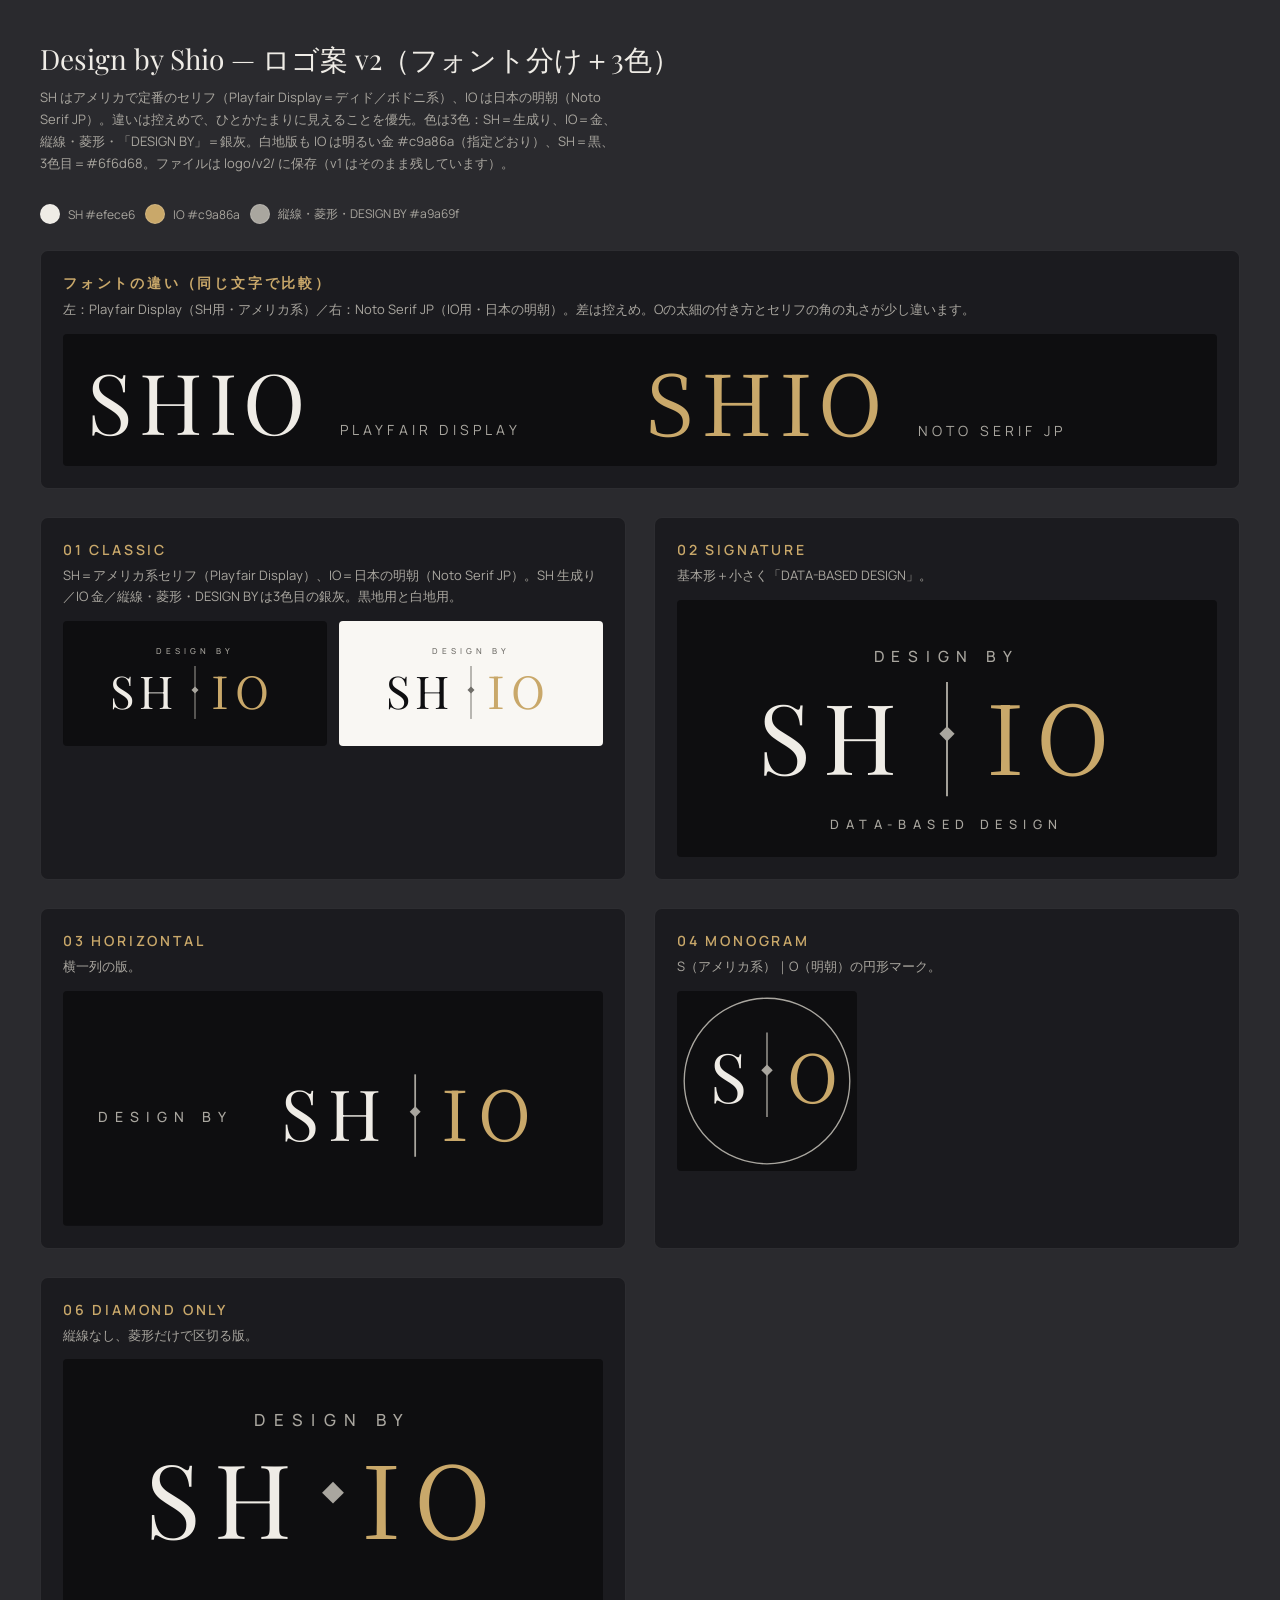
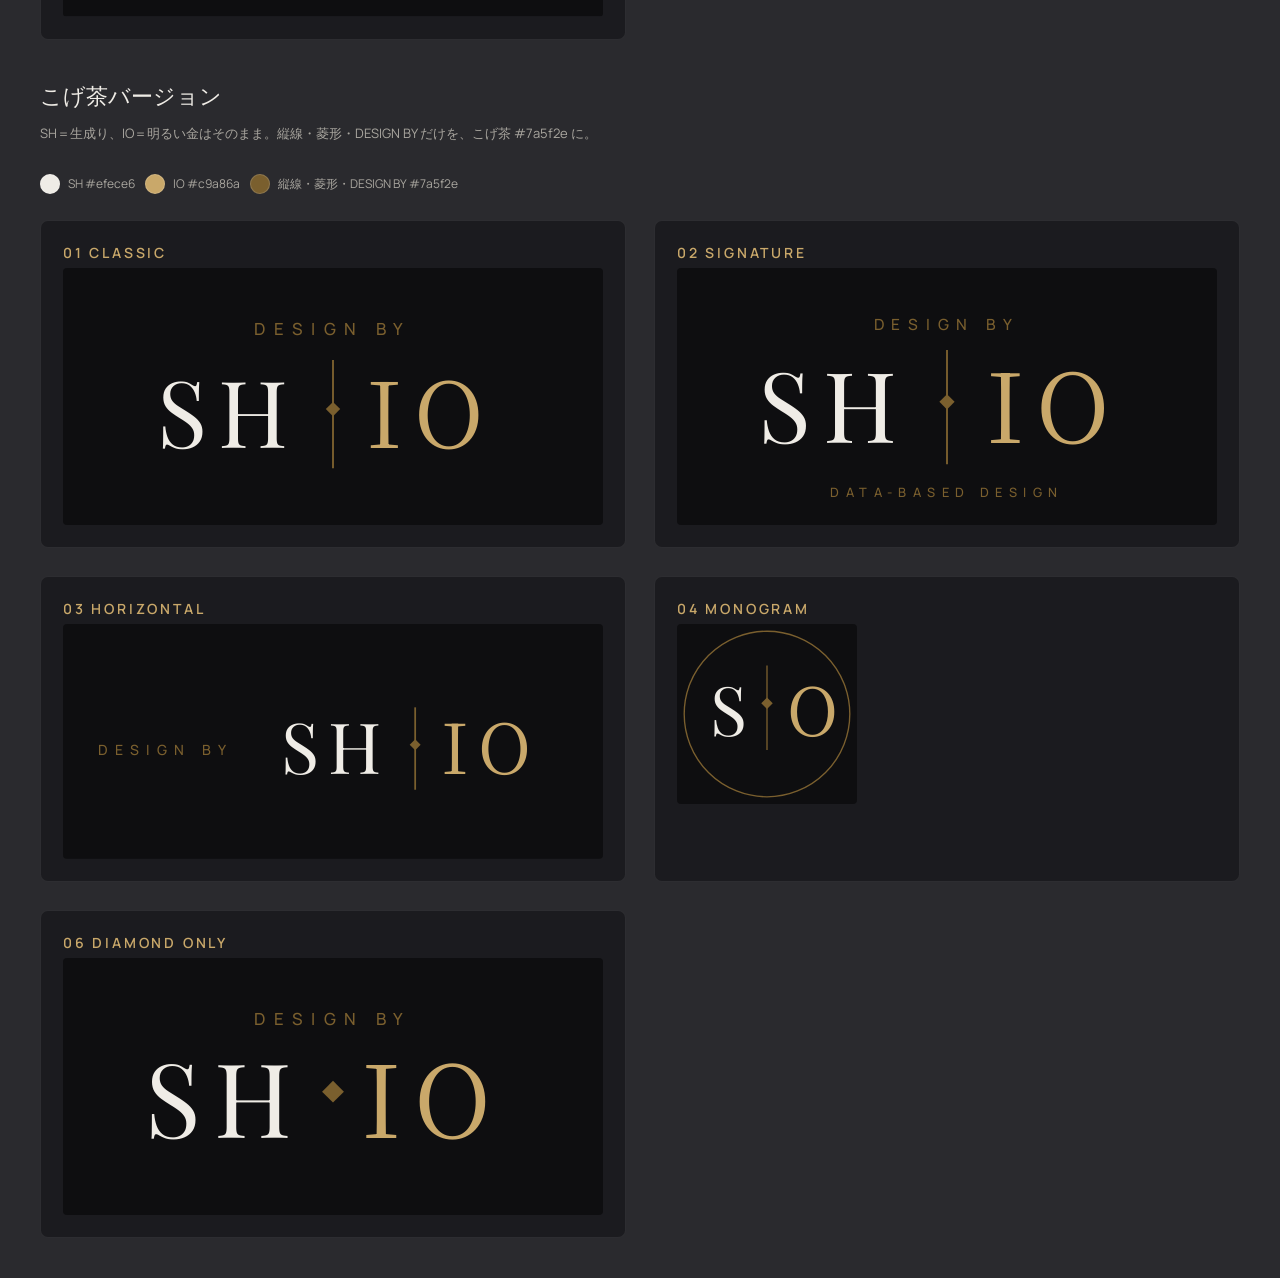
<file: logo/preview-v2.html>
<!DOCTYPE html><html lang="ja"><head><meta charset="UTF-8"><title>Design by Shio — ロゴ案 v2</title>
<link href="https://fonts.googleapis.com/css2?family=Playfair+Display:wght@400;500&family=Noto+Serif+JP:wght@400;500&family=Manrope:wght@500;600&display=swap" rel="stylesheet">
<style>
body{margin:0;background:#2a2a2e;color:#efece6;font-family:'Manrope',Helvetica,Arial,sans-serif;padding:40px}
h1{font-family:'Playfair Display',Georgia,serif;font-weight:400;font-size:28px;margin:0 0 6px}
p.note{color:#a9a69f;font-size:13px;margin:0 0 30px;max-width:72ch;line-height:1.7}
.grid{display:grid;grid-template-columns:repeat(auto-fit,minmax(460px,1fr));gap:28px}
.card{background:#1b1b1f;border-radius:8px;padding:22px;border:1px solid rgba(255,255,255,.08)}
.card h2{font-size:14px;letter-spacing:.2em;text-transform:uppercase;color:#c9a86a;font-weight:600;margin:0 0 6px}
.card p{font-size:13px;color:#a9a69f;margin:0 0 14px;line-height:1.6}
.row{display:grid;grid-template-columns:1fr 1fr;gap:12px}
svg{display:block;width:100%;height:auto;border-radius:4px}
.sm svg{width:180px}
.sw{display:flex;gap:10px;margin:0 0 26px}.sw span{display:inline-flex;align-items:center;gap:8px;font-size:12px;color:#a9a69f}.sw i{width:18px;height:18px;border-radius:50%;display:inline-block;border:1px solid rgba(255,255,255,.15)}
</style></head><body>
<h1>Design by Shio — ロゴ案 v2（フォント分け＋3色）</h1>
<p class="note">SH はアメリカで定番のセリフ（Playfair Display＝ディド／ボドニ系）、IO は日本の明朝（Noto Serif JP）。違いは控えめで、ひとかたまりに見えることを優先。色は3色：SH＝生成り、IO＝金、縦線・菱形・「DESIGN BY」＝銀灰。白地版も IO は明るい金 #c9a86a（指定どおり）、SH＝黒、3色目＝#6f6d68。ファイルは logo/v2/ に保存（v1 はそのまま残しています）。</p>
<div class="sw"><span><i style="background:#efece6"></i>SH #efece6</span><span><i style="background:#c9a86a"></i>IO #c9a86a</span><span><i style="background:#a9a69f"></i>縦線・菱形・DESIGN BY #a9a69f</span></div>
<div class="card" style="margin-bottom:28px"><h2>フォントの違い（同じ文字で比較）</h2><p>左：Playfair Display（SH用・アメリカ系）／右：Noto Serif JP（IO用・日本の明朝）。差は控えめ。Oの太細の付き方とセリフの角の丸さが少し違います。</p>
<div style="display:grid;grid-template-columns:1fr 1fr;gap:12px;background:#0e0e10;border-radius:4px;padding:24px">
<div style="font-family:'Playfair Display',serif;font-size:84px;line-height:1;color:#efece6;letter-spacing:.08em">SHIO <span style="font-size:14px;letter-spacing:.3em;color:#a9a69f;font-family:'Manrope'">PLAYFAIR DISPLAY</span></div>
<div style="font-family:'Noto Serif JP',serif;font-size:84px;line-height:1;color:#c9a86a;letter-spacing:.08em">SHIO <span style="font-size:14px;letter-spacing:.3em;color:#a9a69f;font-family:'Manrope'">NOTO SERIF JP</span></div>
</div></div>
<div class="grid">
<div class="card"><h2>01 Classic</h2><p>SH＝アメリカ系セリフ（Playfair Display）、IO＝日本の明朝（Noto Serif JP）。SH 生成り／IO 金／縦線・菱形・DESIGN BY は3色目の銀灰。黒地用と白地用。</p><div class="row"><svg xmlns="http://www.w3.org/2000/svg" viewBox="0 0 420 200">
<rect width="420" height="200" fill="#0e0e10"/>
<text x="210" y="52" text-anchor="middle" font-family="'Manrope', 'Inter', Helvetica, Arial, sans-serif" font-size="13" font-weight="500" letter-spacing="6.5" fill="#a9a69f">DESIGN BY</text><text x="184" y="140" text-anchor="end" font-family="'Playfair Display', 'Bodoni 72', Didot, Georgia, serif" font-size="72" letter-spacing="8.64" fill="#efece6">SH</text>
<text x="236" y="140" text-anchor="start" font-family="'Noto Serif JP', 'Hiragino Mincho ProN', 'Yu Mincho', serif" font-weight="400" font-size="70.56" letter-spacing="10.080000000000002" fill="#c9a86a">IO</text>
<line x1="210" y1="71.60000000000001" x2="210" y2="155.84" stroke="#a9a69f" stroke-width="1.5"/>
<rect x="206.04" y="105.80000000000001" width="7.92" height="7.92" transform="rotate(45 210 109.76)" fill="#a9a69f"/>
</svg><svg xmlns="http://www.w3.org/2000/svg" viewBox="0 0 420 200">
<rect width="420" height="200" fill="#f9f7f3"/>
<text x="210" y="52" text-anchor="middle" font-family="'Manrope', 'Inter', Helvetica, Arial, sans-serif" font-size="13" font-weight="500" letter-spacing="6.5" fill="#6f6d68">DESIGN BY</text><text x="184" y="140" text-anchor="end" font-family="'Playfair Display', 'Bodoni 72', Didot, Georgia, serif" font-size="72" letter-spacing="8.64" fill="#0e0e10">SH</text>
<text x="236" y="140" text-anchor="start" font-family="'Noto Serif JP', 'Hiragino Mincho ProN', 'Yu Mincho', serif" font-weight="400" font-size="70.56" letter-spacing="10.080000000000002" fill="#c9a86a">IO</text>
<line x1="210" y1="71.60000000000001" x2="210" y2="155.84" stroke="#6f6d68" stroke-width="1.5"/>
<rect x="206.04" y="105.80000000000001" width="7.92" height="7.92" transform="rotate(45 210 109.76)" fill="#6f6d68"/>
</svg></div></div>
<div class="card"><h2>02 Signature</h2><p>基本形＋小さく「DATA-BASED DESIGN」。</p><svg xmlns="http://www.w3.org/2000/svg" viewBox="0 0 420 200">
<rect width="420" height="200" fill="#0e0e10"/>
<text x="210" y="48" text-anchor="middle" font-family="'Manrope', 'Inter', Helvetica, Arial, sans-serif" font-size="12" font-weight="500" letter-spacing="6.0" fill="#a9a69f">DESIGN BY</text><text x="180" y="136" text-anchor="end" font-family="'Playfair Display', 'Bodoni 72', Didot, Georgia, serif" font-size="76" letter-spacing="9.12" fill="#efece6">SH</text>
<text x="240" y="136" text-anchor="start" font-family="'Noto Serif JP', 'Hiragino Mincho ProN', 'Yu Mincho', serif" font-weight="400" font-size="74.48" letter-spacing="10.64" fill="#c9a86a">IO</text>
<line x1="210" y1="63.8" x2="210" y2="152.72" stroke="#a9a69f" stroke-width="1.5"/>
<rect x="205.82" y="99.9" width="8.36" height="8.36" transform="rotate(45 210 104.08)" fill="#a9a69f"/><text x="210" y="178" text-anchor="middle" font-family="'Manrope', 'Inter', Helvetica, Arial, sans-serif" font-size="10" font-weight="500" letter-spacing="5.0" fill="#a9a69f">DATA-BASED DESIGN</text>
</svg></div>
<div class="card"><h2>03 Horizontal</h2><p>横一列の版。</p><svg xmlns="http://www.w3.org/2000/svg" viewBox="0 0 460 200">
<rect width="460" height="200" fill="#0e0e10"/>
<text x="30" y="112" font-family="'Manrope', 'Inter', Helvetica, Arial, sans-serif" font-size="12" font-weight="500" letter-spacing="6" fill="#a9a69f">DESIGN BY</text><text x="278" y="128" text-anchor="end" font-family="'Playfair Display', 'Bodoni 72', Didot, Georgia, serif" font-size="60" letter-spacing="7.199999999999999" fill="#efece6">SH</text>
<text x="322" y="128" text-anchor="start" font-family="'Noto Serif JP', 'Hiragino Mincho ProN', 'Yu Mincho', serif" font-weight="400" font-size="58.8" letter-spacing="8.4" fill="#c9a86a">IO</text>
<line x1="300" y1="71.0" x2="300" y2="141.2" stroke="#a9a69f" stroke-width="1.5"/>
<rect x="296.7" y="99.5" width="6.6" height="6.6" transform="rotate(45 300 102.8)" fill="#a9a69f"/>
</svg></div>
<div class="card sm"><h2>04 Monogram</h2><p>S（アメリカ系）｜O（明朝）の円形マーク。</p><svg xmlns="http://www.w3.org/2000/svg" viewBox="0 0 200 200">
<rect width="200" height="200" fill="#0e0e10"/>
<circle cx="100" cy="100" r="92" fill="none" stroke="#a9a69f" stroke-width="1.5"/>
<text x="78" y="124" text-anchor="end" font-family="'Playfair Display', 'Bodoni 72', Didot, Georgia, serif" font-size="76" fill="#efece6">S</text>
<text x="122" y="124" text-anchor="start" font-family="'Noto Serif JP', 'Hiragino Mincho ProN', 'Yu Mincho', serif" font-size="74" fill="#c9a86a">O</text>
<line x1="100" y1="46" x2="100" y2="140" stroke="#a9a69f" stroke-width="1.5"/>
<rect x="95.5" y="83.5" width="9" height="9" transform="rotate(45 100 88)" fill="#a9a69f"/>
</svg></div>
<div class="card"><h2>06 Diamond only</h2><p>縦線なし、菱形だけで区切る版。</p><svg xmlns="http://www.w3.org/2000/svg" viewBox="0 0 420 200">
<rect width="420" height="200" fill="#0e0e10"/>
<text x="188" y="140" text-anchor="end" font-family="'Playfair Display', 'Bodoni 72', Didot, Georgia, serif" font-size="80" letter-spacing="10" fill="#efece6">SH</text>
<rect x="204" y="98" width="12" height="12" transform="rotate(45 210 104)" fill="#a9a69f"/>
<text x="232" y="140" text-anchor="start" font-family="'Noto Serif JP', 'Hiragino Mincho ProN', 'Yu Mincho', serif" font-size="78" letter-spacing="11" fill="#c9a86a">IO</text><text x="210" y="52" text-anchor="middle" font-family="'Manrope', 'Inter', Helvetica, Arial, sans-serif" font-size="13" font-weight="500" letter-spacing="6.5" fill="#a9a69f">DESIGN BY</text>
</svg></div>
</div>
<h2 style="font-family:'Playfair Display',serif;font-weight:400;font-size:22px;margin:40px 0 10px">こげ茶バージョン</h2>
<p class="note">SH＝生成り、IO＝明るい金はそのまま。縦線・菱形・DESIGN BY だけを、こげ茶 #7a5f2e に。</p>
<div class="sw"><span><i style="background:#efece6"></i>SH #efece6</span><span><i style="background:#c9a86a"></i>IO #c9a86a</span><span><i style="background:#7a5f2e"></i>縦線・菱形・DESIGN BY #7a5f2e</span></div>
<div class="grid">
<div class="card"><h2>01 Classic</h2><svg xmlns="http://www.w3.org/2000/svg" viewBox="0 0 420 200">
<rect width="420" height="200" fill="#0e0e10"/>
<text x="210" y="52" text-anchor="middle" font-family="'Manrope', 'Inter', Helvetica, Arial, sans-serif" font-size="13" font-weight="500" letter-spacing="6.5" fill="#7a5f2e">DESIGN BY</text><text x="184" y="140" text-anchor="end" font-family="'Playfair Display', 'Bodoni 72', Didot, Georgia, serif" font-size="72" letter-spacing="8.64" fill="#efece6">SH</text>
<text x="236" y="140" text-anchor="start" font-family="'Noto Serif JP', 'Hiragino Mincho ProN', 'Yu Mincho', serif" font-weight="400" font-size="70.56" letter-spacing="10.080000000000002" fill="#c9a86a">IO</text>
<line x1="210" y1="71.60000000000001" x2="210" y2="155.84" stroke="#7a5f2e" stroke-width="1.5"/>
<rect x="206.04" y="105.80000000000001" width="7.92" height="7.92" transform="rotate(45 210 109.76)" fill="#7a5f2e"/>
</svg></div>
<div class="card"><h2>02 Signature</h2><svg xmlns="http://www.w3.org/2000/svg" viewBox="0 0 420 200">
<rect width="420" height="200" fill="#0e0e10"/>
<text x="210" y="48" text-anchor="middle" font-family="'Manrope', 'Inter', Helvetica, Arial, sans-serif" font-size="12" font-weight="500" letter-spacing="6.0" fill="#7a5f2e">DESIGN BY</text><text x="180" y="136" text-anchor="end" font-family="'Playfair Display', 'Bodoni 72', Didot, Georgia, serif" font-size="76" letter-spacing="9.12" fill="#efece6">SH</text>
<text x="240" y="136" text-anchor="start" font-family="'Noto Serif JP', 'Hiragino Mincho ProN', 'Yu Mincho', serif" font-weight="400" font-size="74.48" letter-spacing="10.64" fill="#c9a86a">IO</text>
<line x1="210" y1="63.8" x2="210" y2="152.72" stroke="#7a5f2e" stroke-width="1.5"/>
<rect x="205.82" y="99.9" width="8.36" height="8.36" transform="rotate(45 210 104.08)" fill="#7a5f2e"/><text x="210" y="178" text-anchor="middle" font-family="'Manrope', 'Inter', Helvetica, Arial, sans-serif" font-size="10" font-weight="500" letter-spacing="5.0" fill="#7a5f2e">DATA-BASED DESIGN</text>
</svg></div>
<div class="card"><h2>03 Horizontal</h2><svg xmlns="http://www.w3.org/2000/svg" viewBox="0 0 460 200">
<rect width="460" height="200" fill="#0e0e10"/>
<text x="30" y="112" font-family="'Manrope', 'Inter', Helvetica, Arial, sans-serif" font-size="12" font-weight="500" letter-spacing="6" fill="#7a5f2e">DESIGN BY</text><text x="278" y="128" text-anchor="end" font-family="'Playfair Display', 'Bodoni 72', Didot, Georgia, serif" font-size="60" letter-spacing="7.199999999999999" fill="#efece6">SH</text>
<text x="322" y="128" text-anchor="start" font-family="'Noto Serif JP', 'Hiragino Mincho ProN', 'Yu Mincho', serif" font-weight="400" font-size="58.8" letter-spacing="8.4" fill="#c9a86a">IO</text>
<line x1="300" y1="71.0" x2="300" y2="141.2" stroke="#7a5f2e" stroke-width="1.5"/>
<rect x="296.7" y="99.5" width="6.6" height="6.6" transform="rotate(45 300 102.8)" fill="#7a5f2e"/>
</svg></div>
<div class="card sm"><h2>04 Monogram</h2><svg xmlns="http://www.w3.org/2000/svg" viewBox="0 0 200 200">
<rect width="200" height="200" fill="#0e0e10"/>
<circle cx="100" cy="100" r="92" fill="none" stroke="#7a5f2e" stroke-width="1.5"/>
<text x="78" y="124" text-anchor="end" font-family="'Playfair Display', 'Bodoni 72', Didot, Georgia, serif" font-size="76" fill="#efece6">S</text>
<text x="122" y="124" text-anchor="start" font-family="'Noto Serif JP', 'Hiragino Mincho ProN', 'Yu Mincho', serif" font-size="74" fill="#c9a86a">O</text>
<line x1="100" y1="46" x2="100" y2="140" stroke="#7a5f2e" stroke-width="1.5"/>
<rect x="95.5" y="83.5" width="9" height="9" transform="rotate(45 100 88)" fill="#7a5f2e"/>
</svg></div>
<div class="card"><h2>06 Diamond only</h2><svg xmlns="http://www.w3.org/2000/svg" viewBox="0 0 420 200">
<rect width="420" height="200" fill="#0e0e10"/>
<text x="188" y="140" text-anchor="end" font-family="'Playfair Display', 'Bodoni 72', Didot, Georgia, serif" font-size="80" letter-spacing="10" fill="#efece6">SH</text>
<rect x="204" y="98" width="12" height="12" transform="rotate(45 210 104)" fill="#7a5f2e"/>
<text x="232" y="140" text-anchor="start" font-family="'Noto Serif JP', 'Hiragino Mincho ProN', 'Yu Mincho', serif" font-size="78" letter-spacing="11" fill="#c9a86a">IO</text><text x="210" y="52" text-anchor="middle" font-family="'Manrope', 'Inter', Helvetica, Arial, sans-serif" font-size="13" font-weight="500" letter-spacing="6.5" fill="#7a5f2e">DESIGN BY</text>
</svg></div>
</div>
</body></html>
</file>
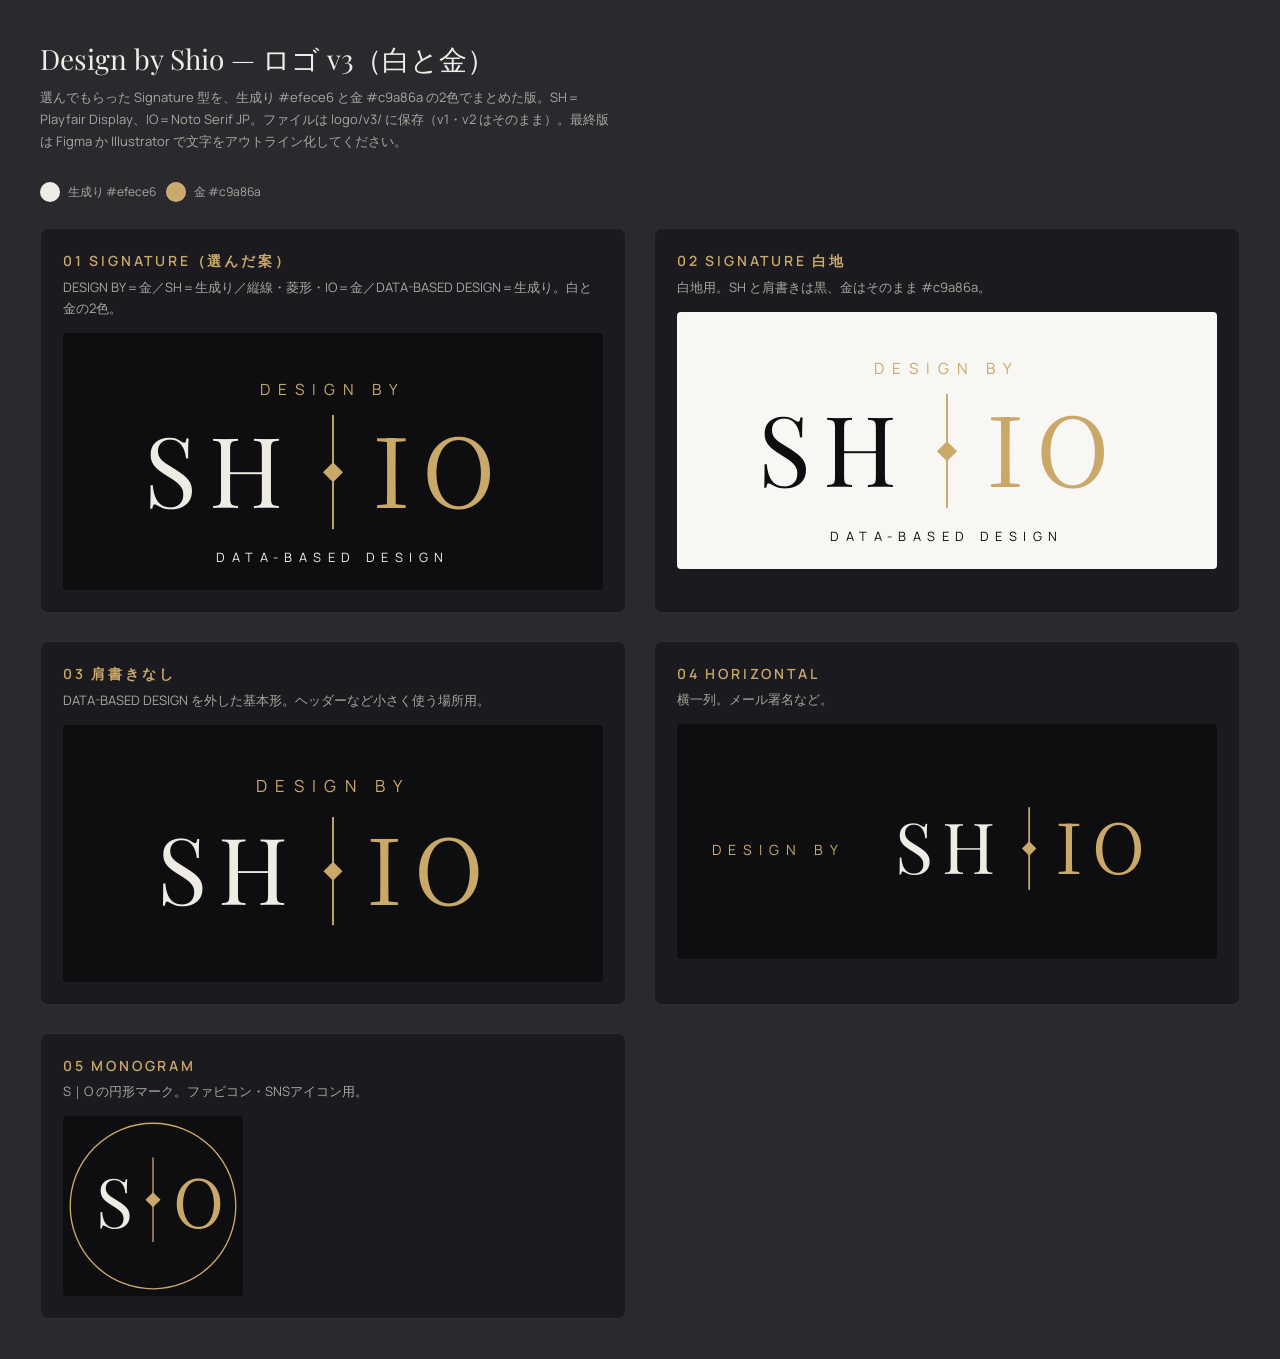
<file: logo/preview-v3.html>
<!DOCTYPE html><html lang="ja"><head><meta charset="UTF-8"><title>Design by Shio — ロゴ v3</title>
<link href="https://fonts.googleapis.com/css2?family=Playfair+Display:wght@400;500&family=Noto+Serif+JP:wght@400;500&family=Manrope:wght@500;600&display=swap" rel="stylesheet">
<style>
body{margin:0;background:#2a2a2e;color:#efece6;font-family:'Manrope',Helvetica,Arial,sans-serif;padding:40px}
h1{font-family:'Playfair Display',Georgia,serif;font-weight:400;font-size:28px;margin:0 0 6px}
p.note{color:#a9a69f;font-size:13px;margin:0 0 30px;max-width:72ch;line-height:1.7}
.grid{display:grid;grid-template-columns:repeat(auto-fit,minmax(460px,1fr));gap:28px}
.card{background:#1b1b1f;border-radius:8px;padding:22px;border:1px solid rgba(255,255,255,.08)}
.card h2{font-size:14px;letter-spacing:.2em;text-transform:uppercase;color:#c9a86a;font-weight:600;margin:0 0 6px}
.card p{font-size:13px;color:#a9a69f;margin:0 0 14px;line-height:1.6}
svg{display:block;width:100%;height:auto;border-radius:4px}
.sm svg{width:180px}
.sw{display:flex;gap:10px;margin:0 0 26px}.sw span{display:inline-flex;align-items:center;gap:8px;font-size:12px;color:#a9a69f}.sw i{width:18px;height:18px;border-radius:50%;display:inline-block;border:1px solid rgba(255,255,255,.15)}
</style></head><body>
<h1>Design by Shio — ロゴ v3（白と金）</h1>
<p class="note">選んでもらった Signature 型を、生成り #efece6 と金 #c9a86a の2色でまとめた版。SH＝Playfair Display、IO＝Noto Serif JP。ファイルは logo/v3/ に保存（v1・v2 はそのまま）。最終版は Figma か Illustrator で文字をアウトライン化してください。</p>
<div class="sw"><span><i style="background:#efece6"></i>生成り #efece6</span><span><i style="background:#c9a86a"></i>金 #c9a86a</span></div>
<div class="grid">
<div class="card"><h2>01 Signature（選んだ案）</h2><p>DESIGN BY＝金／SH＝生成り／縦線・菱形・IO＝金／DATA-BASED DESIGN＝生成り。白と金の2色。</p><svg xmlns="http://www.w3.org/2000/svg" viewBox="0 0 420 200">
<rect width="420" height="200" fill="#0e0e10"/>
<text x="210" y="48" text-anchor="middle" font-family="'Manrope', 'Inter', Helvetica, Arial, sans-serif" font-size="12" letter-spacing="6.0" fill="#c9a86a">DESIGN BY</text><text x="180" y="136" text-anchor="end" font-family="'Playfair Display', 'Bodoni 72', Didot, Georgia, serif" font-size="76" letter-spacing="9.12" fill="#efece6">SH</text>
<text x="240" y="136" text-anchor="start" font-family="'Noto Serif JP', 'Hiragino Mincho ProN', 'Yu Mincho', serif" font-size="74.48" letter-spacing="10.64" fill="#c9a86a">IO</text>
<line x1="210" y1="63.8" x2="210" y2="152.72" stroke="#c9a86a" stroke-width="1.5"/>
<rect x="204.49" y="102.74" width="11.03" height="11.03" transform="rotate(45 210.00 108.26)" fill="#c9a86a"/><text x="210" y="178" text-anchor="middle" font-family="'Manrope', 'Inter', Helvetica, Arial, sans-serif" font-size="10" letter-spacing="5.0" fill="#efece6">DATA-BASED DESIGN</text>
</svg></div>
<div class="card"><h2>02 Signature 白地</h2><p>白地用。SH と肩書きは黒、金はそのまま #c9a86a。</p><svg xmlns="http://www.w3.org/2000/svg" viewBox="0 0 420 200">
<rect width="420" height="200" fill="#f9f7f3"/>
<text x="210" y="48" text-anchor="middle" font-family="'Manrope', 'Inter', Helvetica, Arial, sans-serif" font-size="12" letter-spacing="6.0" fill="#c9a86a">DESIGN BY</text><text x="180" y="136" text-anchor="end" font-family="'Playfair Display', 'Bodoni 72', Didot, Georgia, serif" font-size="76" letter-spacing="9.12" fill="#0e0e10">SH</text>
<text x="240" y="136" text-anchor="start" font-family="'Noto Serif JP', 'Hiragino Mincho ProN', 'Yu Mincho', serif" font-size="74.48" letter-spacing="10.64" fill="#c9a86a">IO</text>
<line x1="210" y1="63.8" x2="210" y2="152.72" stroke="#c9a86a" stroke-width="1.5"/>
<rect x="204.49" y="102.74" width="11.03" height="11.03" transform="rotate(45 210.00 108.26)" fill="#c9a86a"/><text x="210" y="178" text-anchor="middle" font-family="'Manrope', 'Inter', Helvetica, Arial, sans-serif" font-size="10" letter-spacing="5.0" fill="#0e0e10">DATA-BASED DESIGN</text>
</svg></div>
<div class="card"><h2>03 肩書きなし</h2><p>DATA-BASED DESIGN を外した基本形。ヘッダーなど小さく使う場所用。</p><svg xmlns="http://www.w3.org/2000/svg" viewBox="0 0 420 200">
<rect width="420" height="200" fill="#0e0e10"/>
<text x="210" y="52" text-anchor="middle" font-family="'Manrope', 'Inter', Helvetica, Arial, sans-serif" font-size="13" letter-spacing="6.5" fill="#c9a86a">DESIGN BY</text><text x="184" y="140" text-anchor="end" font-family="'Playfair Display', 'Bodoni 72', Didot, Georgia, serif" font-size="72" letter-spacing="8.64" fill="#efece6">SH</text>
<text x="236" y="140" text-anchor="start" font-family="'Noto Serif JP', 'Hiragino Mincho ProN', 'Yu Mincho', serif" font-size="70.56" letter-spacing="10.080000000000002" fill="#c9a86a">IO</text>
<line x1="210" y1="71.60000000000001" x2="210" y2="155.84" stroke="#c9a86a" stroke-width="1.5"/>
<rect x="204.78" y="108.50" width="10.45" height="10.45" transform="rotate(45 210.00 113.72)" fill="#c9a86a"/>
</svg></div>
<div class="card"><h2>04 Horizontal</h2><p>横一列。メール署名など。</p><svg xmlns="http://www.w3.org/2000/svg" viewBox="0 0 460 200">
<rect width="460" height="200" fill="#0e0e10"/>
<text x="30" y="112" font-family="'Manrope', 'Inter', Helvetica, Arial, sans-serif" font-size="12" letter-spacing="6" fill="#c9a86a">DESIGN BY</text><text x="278" y="128" text-anchor="end" font-family="'Playfair Display', 'Bodoni 72', Didot, Georgia, serif" font-size="60" letter-spacing="7.199999999999999" fill="#efece6">SH</text>
<text x="322" y="128" text-anchor="start" font-family="'Noto Serif JP', 'Hiragino Mincho ProN', 'Yu Mincho', serif" font-size="58.8" letter-spacing="8.4" fill="#c9a86a">IO</text>
<line x1="300" y1="71.0" x2="300" y2="141.2" stroke="#c9a86a" stroke-width="1.5"/>
<rect x="295.64" y="101.74" width="8.71" height="8.71" transform="rotate(45 300.00 106.10)" fill="#c9a86a"/>
</svg></div>
<div class="card sm"><h2>05 Monogram</h2><p>S｜O の円形マーク。ファビコン・SNSアイコン用。</p><svg xmlns="http://www.w3.org/2000/svg" viewBox="0 0 200 200">
<rect width="200" height="200" fill="#0e0e10"/>
<circle cx="100" cy="100" r="92" fill="none" stroke="#c9a86a" stroke-width="1.5"/>
<text x="78" y="124" text-anchor="end" font-family="'Playfair Display', 'Bodoni 72', Didot, Georgia, serif" font-size="76" fill="#efece6">S</text>
<text x="122" y="124" text-anchor="start" font-family="'Noto Serif JP', 'Hiragino Mincho ProN', 'Yu Mincho', serif" font-size="74" fill="#c9a86a">O</text>
<line x1="100" y1="46" x2="100" y2="140" stroke="#c9a86a" stroke-width="1.5"/>
<rect x="94.06" y="87.06" width="11.88" height="11.88" transform="rotate(45 100.00 93.00)" fill="#c9a86a"/>
</svg></div>
</div></body></html>
</file>
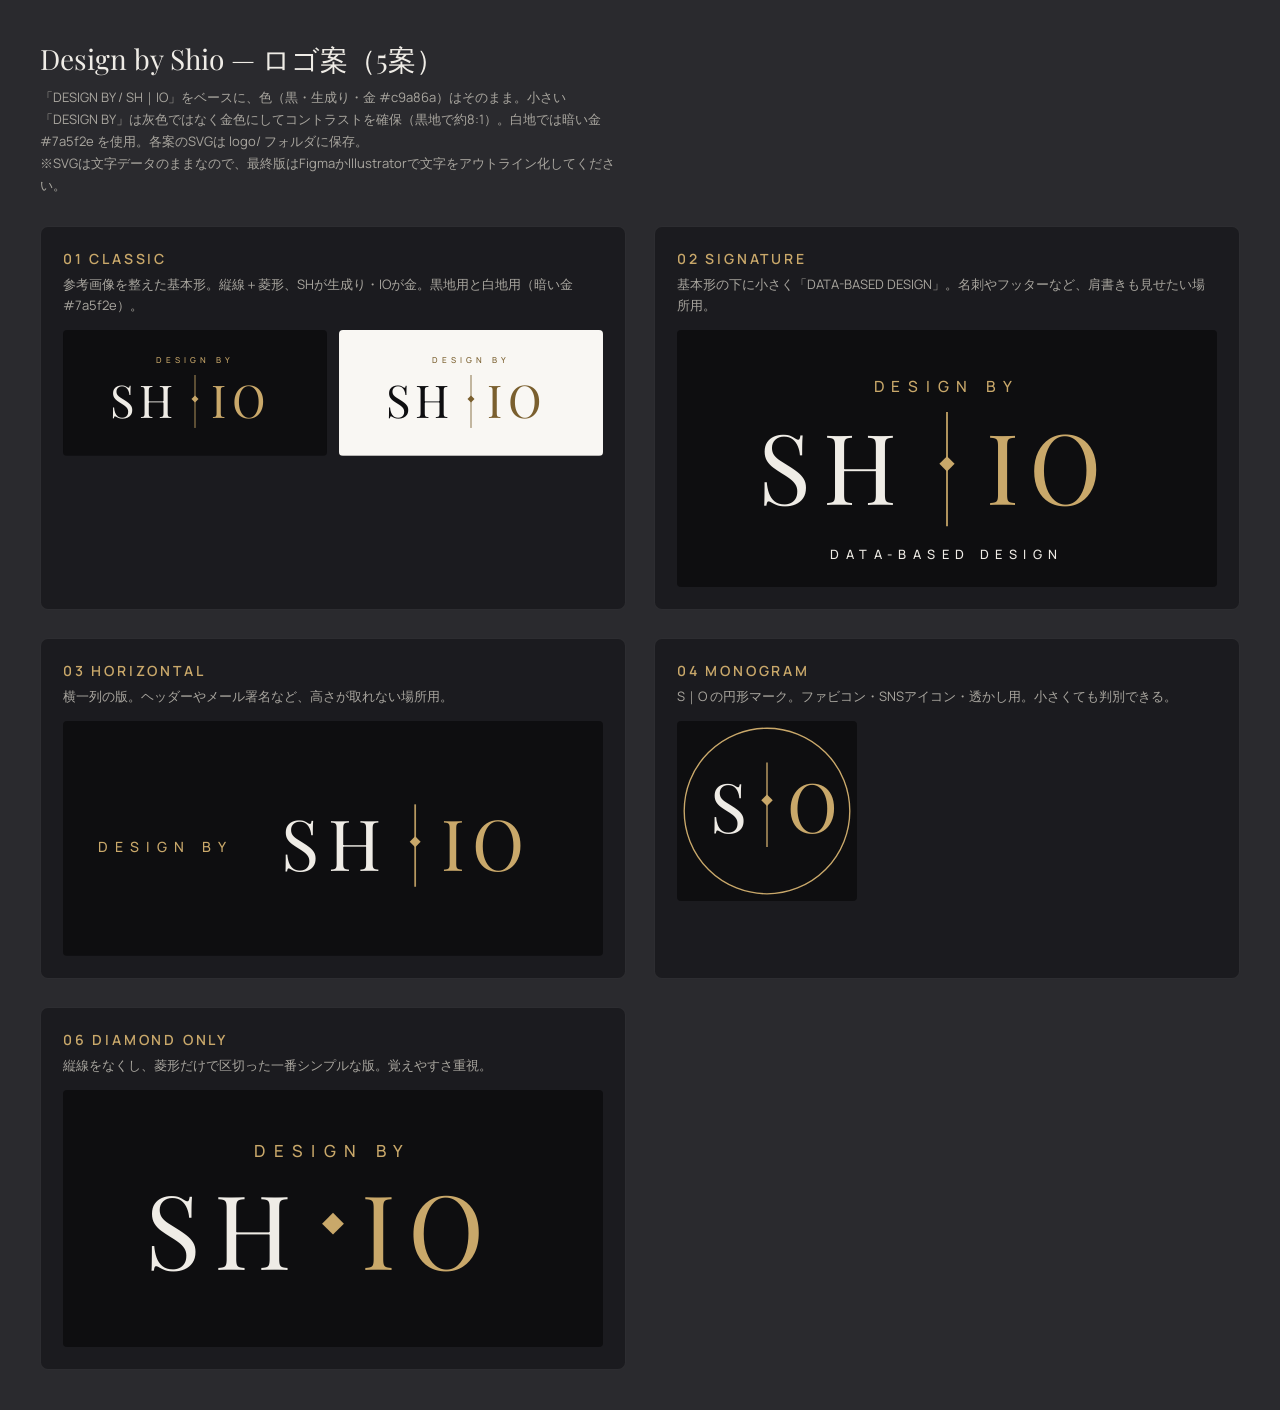
<file: logo/preview.html>
<!DOCTYPE html><html lang="ja"><head><meta charset="UTF-8"><title>Design by Shio — ロゴ案</title>
<link href="https://fonts.googleapis.com/css2?family=Playfair+Display:wght@400;500&family=Manrope:wght@500;600&display=swap" rel="stylesheet">
<style>
body{margin:0;background:#2a2a2e;color:#efece6;font-family:'Manrope',Helvetica,Arial,sans-serif;padding:40px}
h1{font-family:'Playfair Display',Georgia,serif;font-weight:400;font-size:28px;margin:0 0 6px}
p.note{color:#a9a69f;font-size:13px;margin:0 0 30px;max-width:72ch;line-height:1.7}
.grid{display:grid;grid-template-columns:repeat(auto-fit,minmax(460px,1fr));gap:28px}
.card{background:#1b1b1f;border-radius:8px;padding:22px;border:1px solid rgba(255,255,255,.08)}
.card h2{font-size:14px;letter-spacing:.2em;text-transform:uppercase;color:#c9a86a;font-weight:600;margin:0 0 6px}
.card p{font-size:13px;color:#a9a69f;margin:0 0 14px;line-height:1.6}
.row{display:grid;grid-template-columns:1fr 1fr;gap:12px}
svg{display:block;width:100%;height:auto;border-radius:4px}
.sm svg{width:180px}
</style></head><body>
<h1>Design by Shio — ロゴ案（5案）</h1>
<p class="note">「DESIGN BY / SH｜IO」をベースに、色（黒・生成り・金 #c9a86a）はそのまま。小さい「DESIGN BY」は灰色ではなく金色にしてコントラストを確保（黒地で約8:1）。白地では暗い金 #7a5f2e を使用。各案のSVGは logo/ フォルダに保存。<br>※SVGは文字データのままなので、最終版はFigmaかIllustratorで文字をアウトライン化してください。</p>
<div class="grid">
<div class="card"><h2>01 Classic</h2><p>参考画像を整えた基本形。縦線＋菱形、SHが生成り・IOが金。黒地用と白地用（暗い金 #7a5f2e）。</p><div class="row"><svg xmlns="http://www.w3.org/2000/svg" viewBox="0 0 420 200">
<rect width="420" height="200" fill="#0e0e10"/>
<text x="210" y="52" text-anchor="middle" font-family="'Manrope', 'Inter', Helvetica, Arial, sans-serif" font-size="13" font-weight="500" letter-spacing="6.5" fill="#c9a86a">DESIGN BY</text><text x="184" y="140" text-anchor="end" font-family="'Playfair Display', Georgia, serif" font-size="72" letter-spacing="8.64" fill="#efece6">SH</text>
<text x="236" y="140" text-anchor="start" font-family="'Playfair Display', Georgia, serif" font-size="72" letter-spacing="8.64" fill="#c9a86a">IO</text>
<line x1="210" y1="71.60000000000001" x2="210" y2="155.84" stroke="#c9a86a" stroke-width="1.5" opacity=".9"/>
<rect x="206.04" y="105.80000000000001" width="7.92" height="7.92" transform="rotate(45 210 109.76)" fill="#c9a86a"/>
</svg><svg xmlns="http://www.w3.org/2000/svg" viewBox="0 0 420 200">
<rect width="420" height="200" fill="#f9f7f3"/>
<text x="210" y="52" text-anchor="middle" font-family="'Manrope', 'Inter', Helvetica, Arial, sans-serif" font-size="13" font-weight="500" letter-spacing="6.5" fill="#7a5f2e">DESIGN BY</text><text x="184" y="140" text-anchor="end" font-family="'Playfair Display', Georgia, serif" font-size="72" letter-spacing="8.64" fill="#0e0e10">SH</text>
<text x="236" y="140" text-anchor="start" font-family="'Playfair Display', Georgia, serif" font-size="72" letter-spacing="8.64" fill="#7a5f2e">IO</text>
<line x1="210" y1="71.60000000000001" x2="210" y2="155.84" stroke="#7a5f2e" stroke-width="1.5" opacity=".9"/>
<rect x="206.04" y="105.80000000000001" width="7.92" height="7.92" transform="rotate(45 210 109.76)" fill="#7a5f2e"/>
</svg></div></div>
<div class="card"><h2>02 Signature</h2><p>基本形の下に小さく「DATA-BASED DESIGN」。名刺やフッターなど、肩書きも見せたい場所用。</p><svg xmlns="http://www.w3.org/2000/svg" viewBox="0 0 420 200">
<rect width="420" height="200" fill="#0e0e10"/>
<text x="210" y="48" text-anchor="middle" font-family="'Manrope', 'Inter', Helvetica, Arial, sans-serif" font-size="12" font-weight="500" letter-spacing="6.0" fill="#c9a86a">DESIGN BY</text><text x="180" y="136" text-anchor="end" font-family="'Playfair Display', Georgia, serif" font-size="76" letter-spacing="9.12" fill="#efece6">SH</text>
<text x="240" y="136" text-anchor="start" font-family="'Playfair Display', Georgia, serif" font-size="76" letter-spacing="9.12" fill="#c9a86a">IO</text>
<line x1="210" y1="63.8" x2="210" y2="152.72" stroke="#c9a86a" stroke-width="1.5" opacity=".9"/>
<rect x="205.82" y="99.9" width="8.36" height="8.36" transform="rotate(45 210 104.08)" fill="#c9a86a"/><text x="210" y="178" text-anchor="middle" font-family="'Manrope', 'Inter', Helvetica, Arial, sans-serif" font-size="10" font-weight="500" letter-spacing="5.0" fill="#efece6">DATA-BASED DESIGN</text>
</svg></div>
<div class="card"><h2>03 Horizontal</h2><p>横一列の版。ヘッダーやメール署名など、高さが取れない場所用。</p><svg xmlns="http://www.w3.org/2000/svg" viewBox="0 0 460 200">
<rect width="460" height="200" fill="#0e0e10"/>
<text x="30" y="112" font-family="'Manrope', 'Inter', Helvetica, Arial, sans-serif" font-size="12" font-weight="500" letter-spacing="6" fill="#c9a86a">DESIGN BY</text><text x="278" y="128" text-anchor="end" font-family="'Playfair Display', Georgia, serif" font-size="60" letter-spacing="7.199999999999999" fill="#efece6">SH</text>
<text x="322" y="128" text-anchor="start" font-family="'Playfair Display', Georgia, serif" font-size="60" letter-spacing="7.199999999999999" fill="#c9a86a">IO</text>
<line x1="300" y1="71.0" x2="300" y2="141.2" stroke="#c9a86a" stroke-width="1.5" opacity=".9"/>
<rect x="296.7" y="99.5" width="6.6" height="6.6" transform="rotate(45 300 102.8)" fill="#c9a86a"/>
</svg></div>
<div class="card sm"><h2>04 Monogram</h2><p>S｜O の円形マーク。ファビコン・SNSアイコン・透かし用。小さくても判別できる。</p><svg xmlns="http://www.w3.org/2000/svg" viewBox="0 0 200 200">
<rect width="200" height="200" fill="#0e0e10"/>
<circle cx="100" cy="100" r="92" fill="none" stroke="#c9a86a" stroke-width="1.5"/>
<text x="78" y="124" text-anchor="end" font-family="'Playfair Display', Georgia, serif" font-size="76" fill="#efece6">S</text>
<text x="122" y="124" text-anchor="start" font-family="'Playfair Display', Georgia, serif" font-size="76" fill="#c9a86a">O</text>
<line x1="100" y1="46" x2="100" y2="140" stroke="#c9a86a" stroke-width="1.5"/>
<rect x="95.5" y="83.5" width="9" height="9" transform="rotate(45 100 88)" fill="#c9a86a"/>
</svg></div>
<div class="card"><h2>06 Diamond only</h2><p>縦線をなくし、菱形だけで区切った一番シンプルな版。覚えやすさ重視。</p><svg xmlns="http://www.w3.org/2000/svg" viewBox="0 0 420 200">
<rect width="420" height="200" fill="#0e0e10"/>
<text x="188" y="140" text-anchor="end" font-family="'Playfair Display', Georgia, serif" font-size="80" letter-spacing="10" fill="#efece6">SH</text>
<rect x="204" y="98" width="12" height="12" transform="rotate(45 210 104)" fill="#c9a86a"/>
<text x="232" y="140" text-anchor="start" font-family="'Playfair Display', Georgia, serif" font-size="80" letter-spacing="10" fill="#c9a86a">IO</text>
<text x="210" y="52" text-anchor="middle" font-family="'Manrope', 'Inter', Helvetica, Arial, sans-serif" font-size="13" font-weight="500" letter-spacing="6.5" fill="#c9a86a">DESIGN BY</text>
</svg></div>
</div></body></html>
</file>
